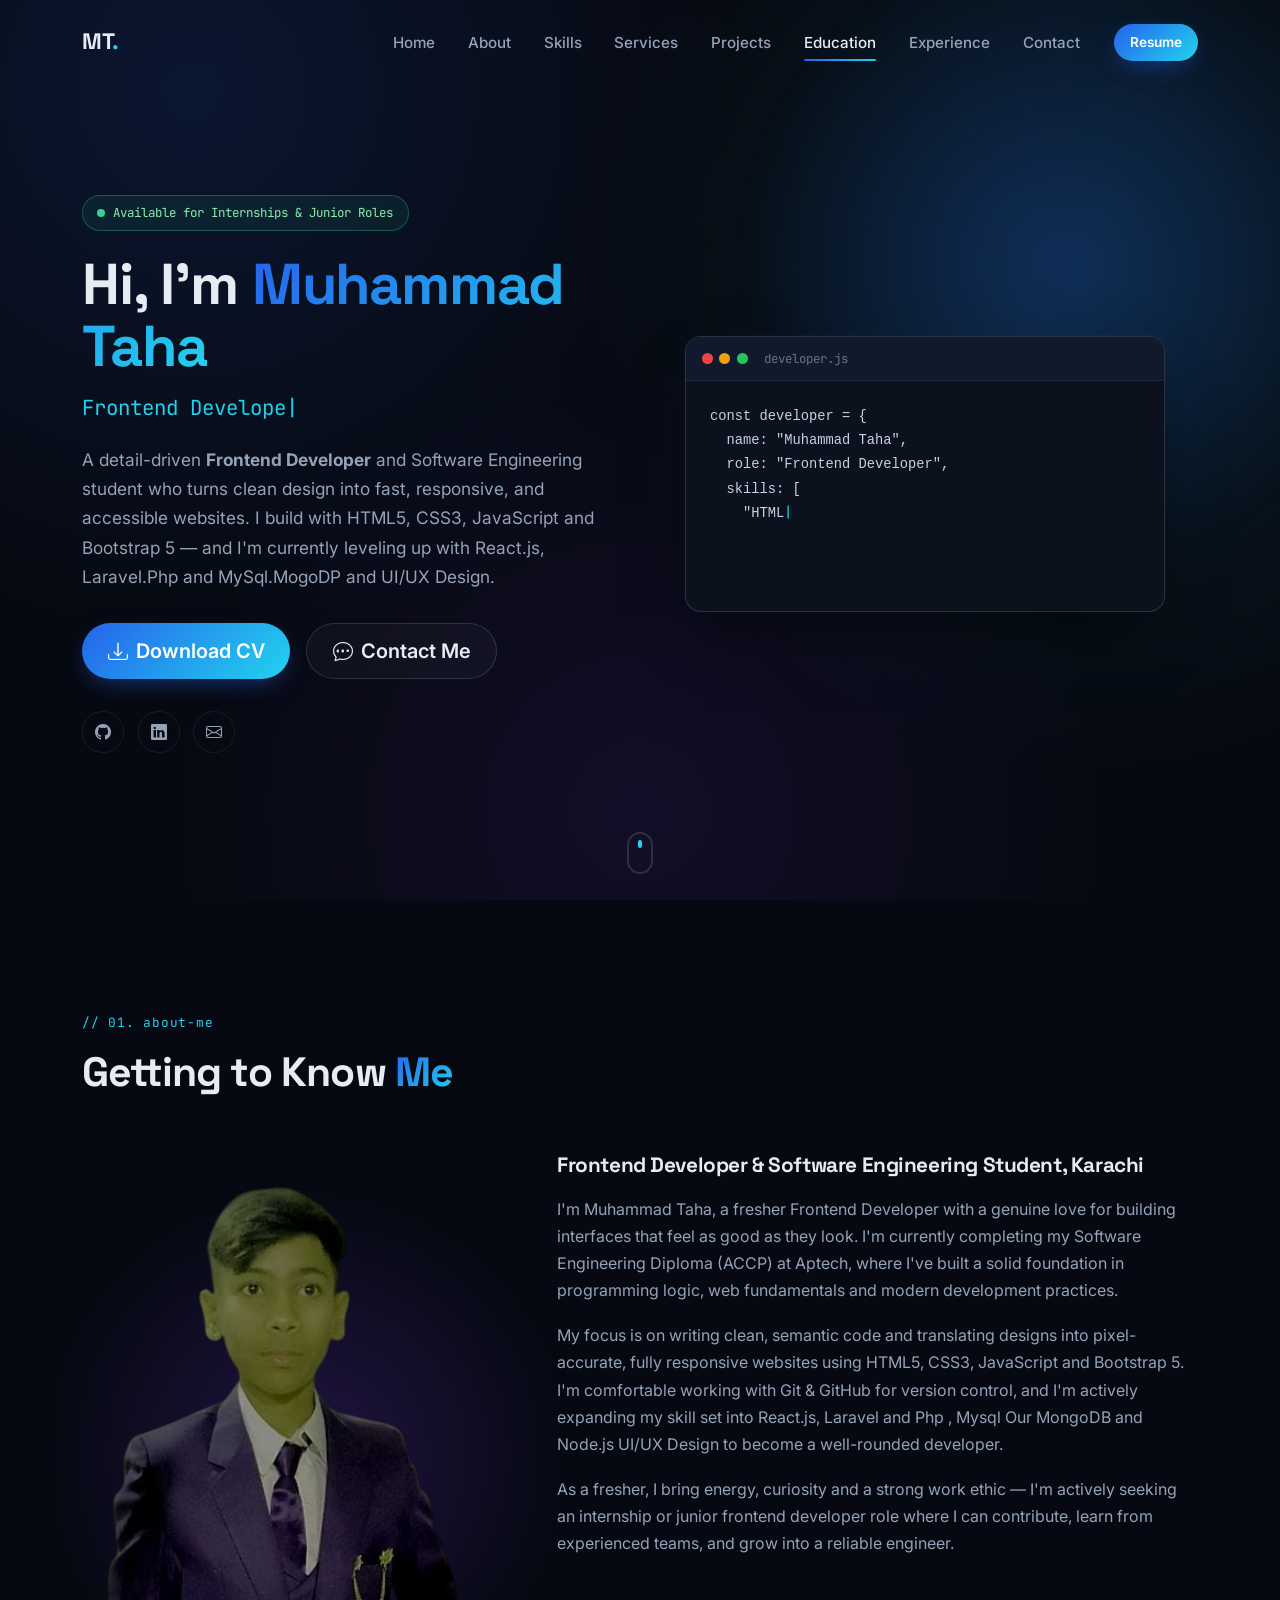
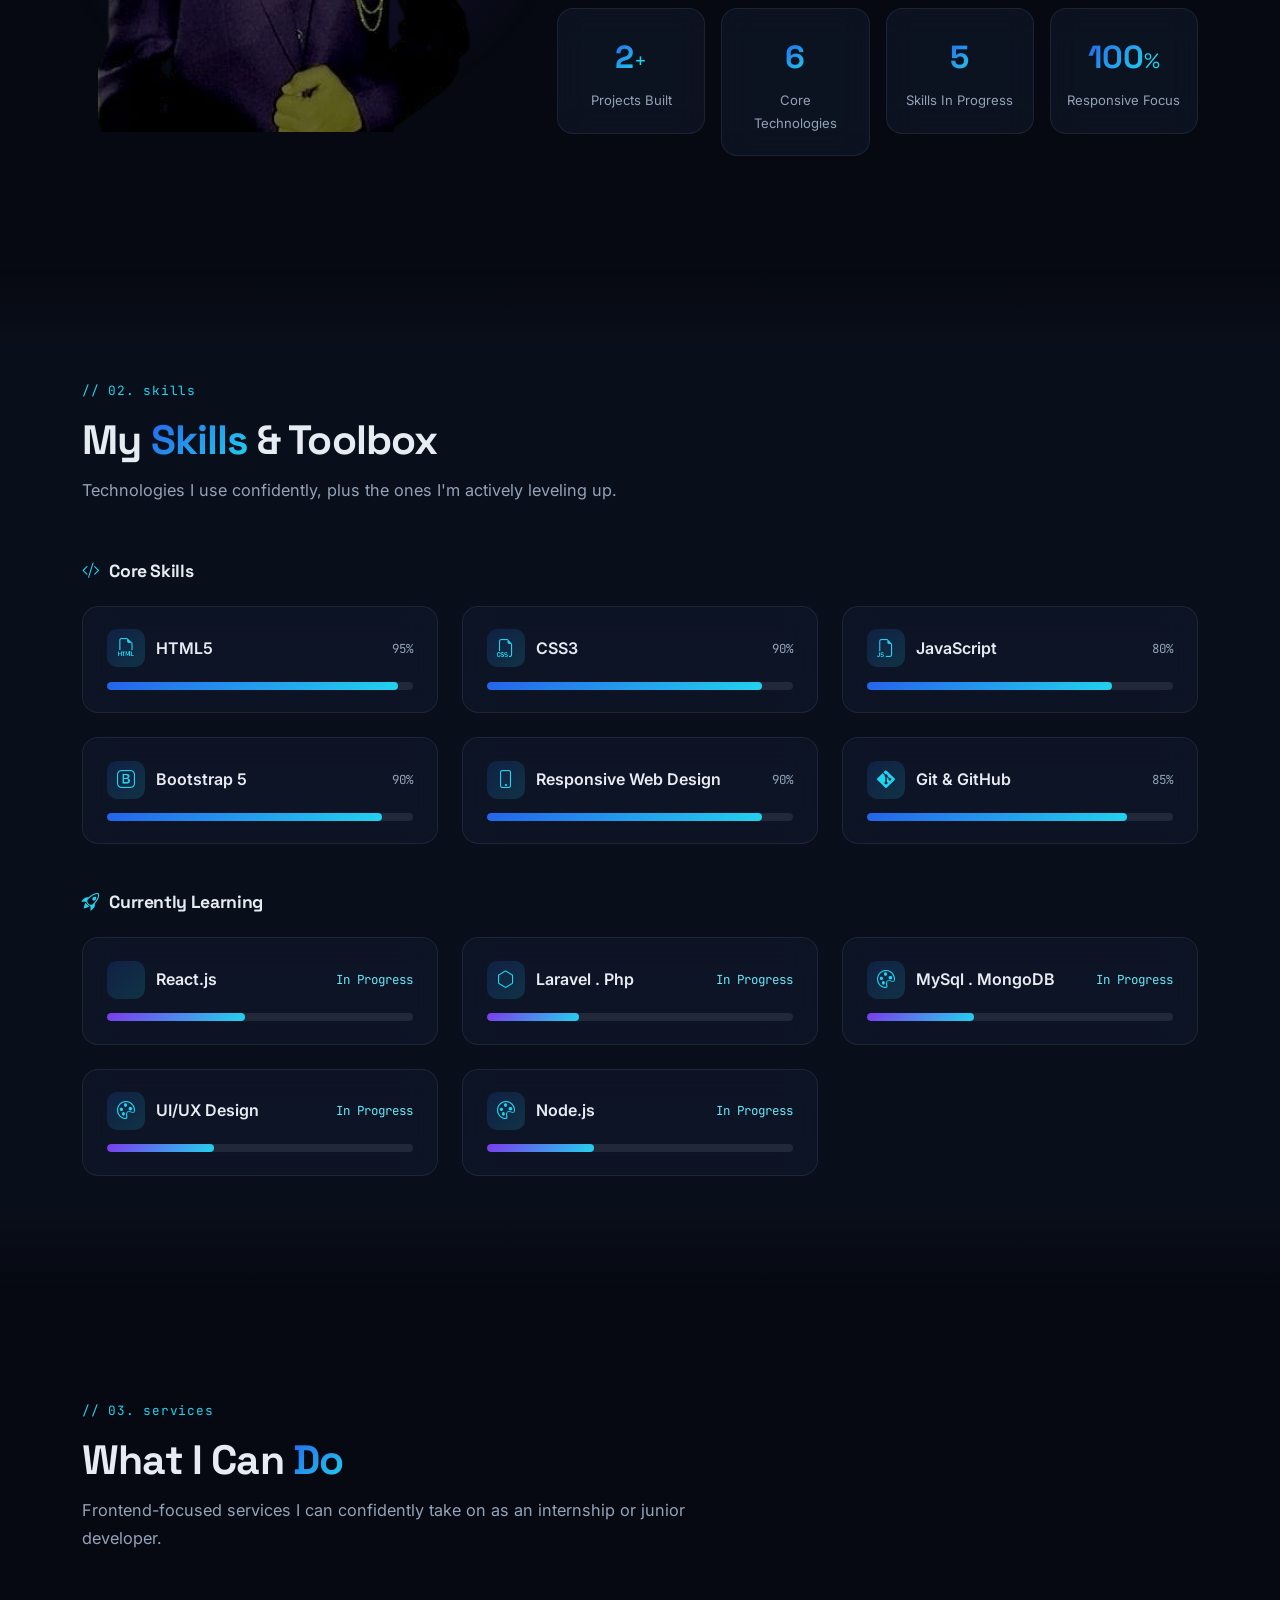
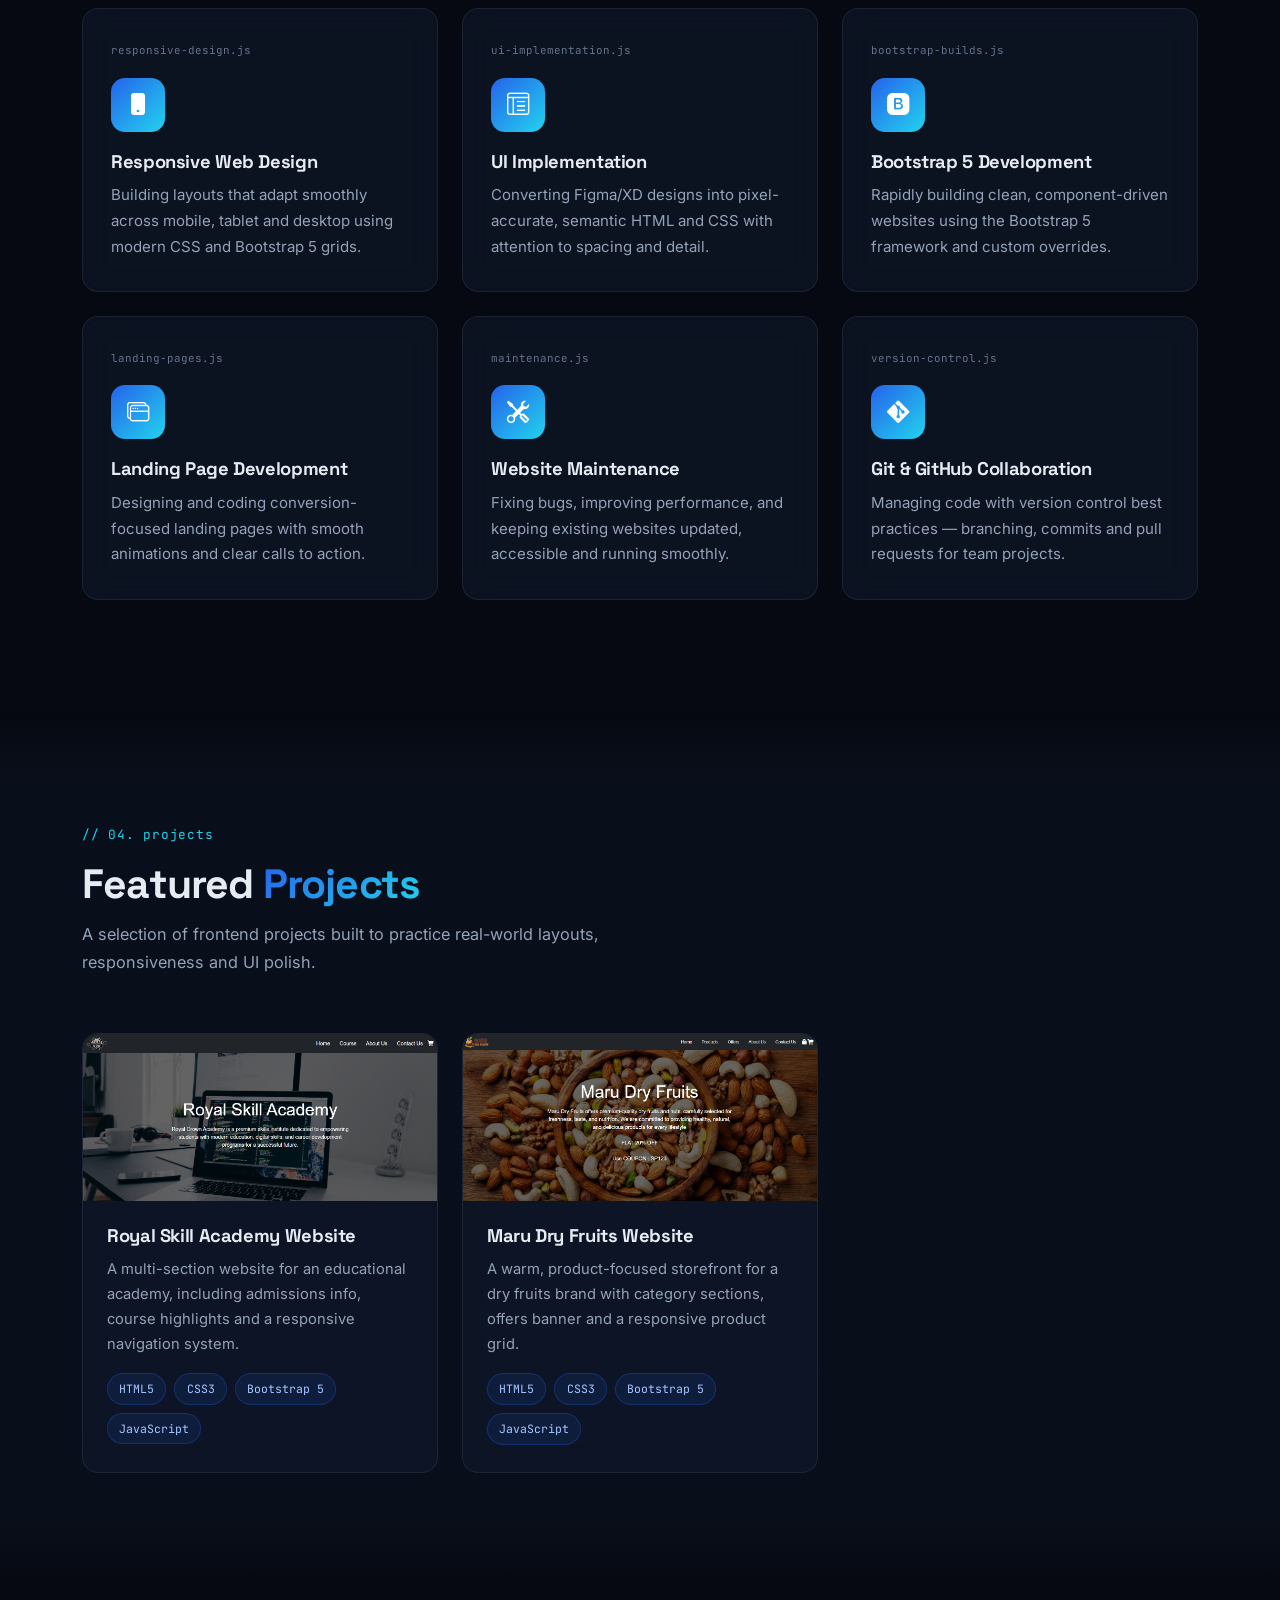
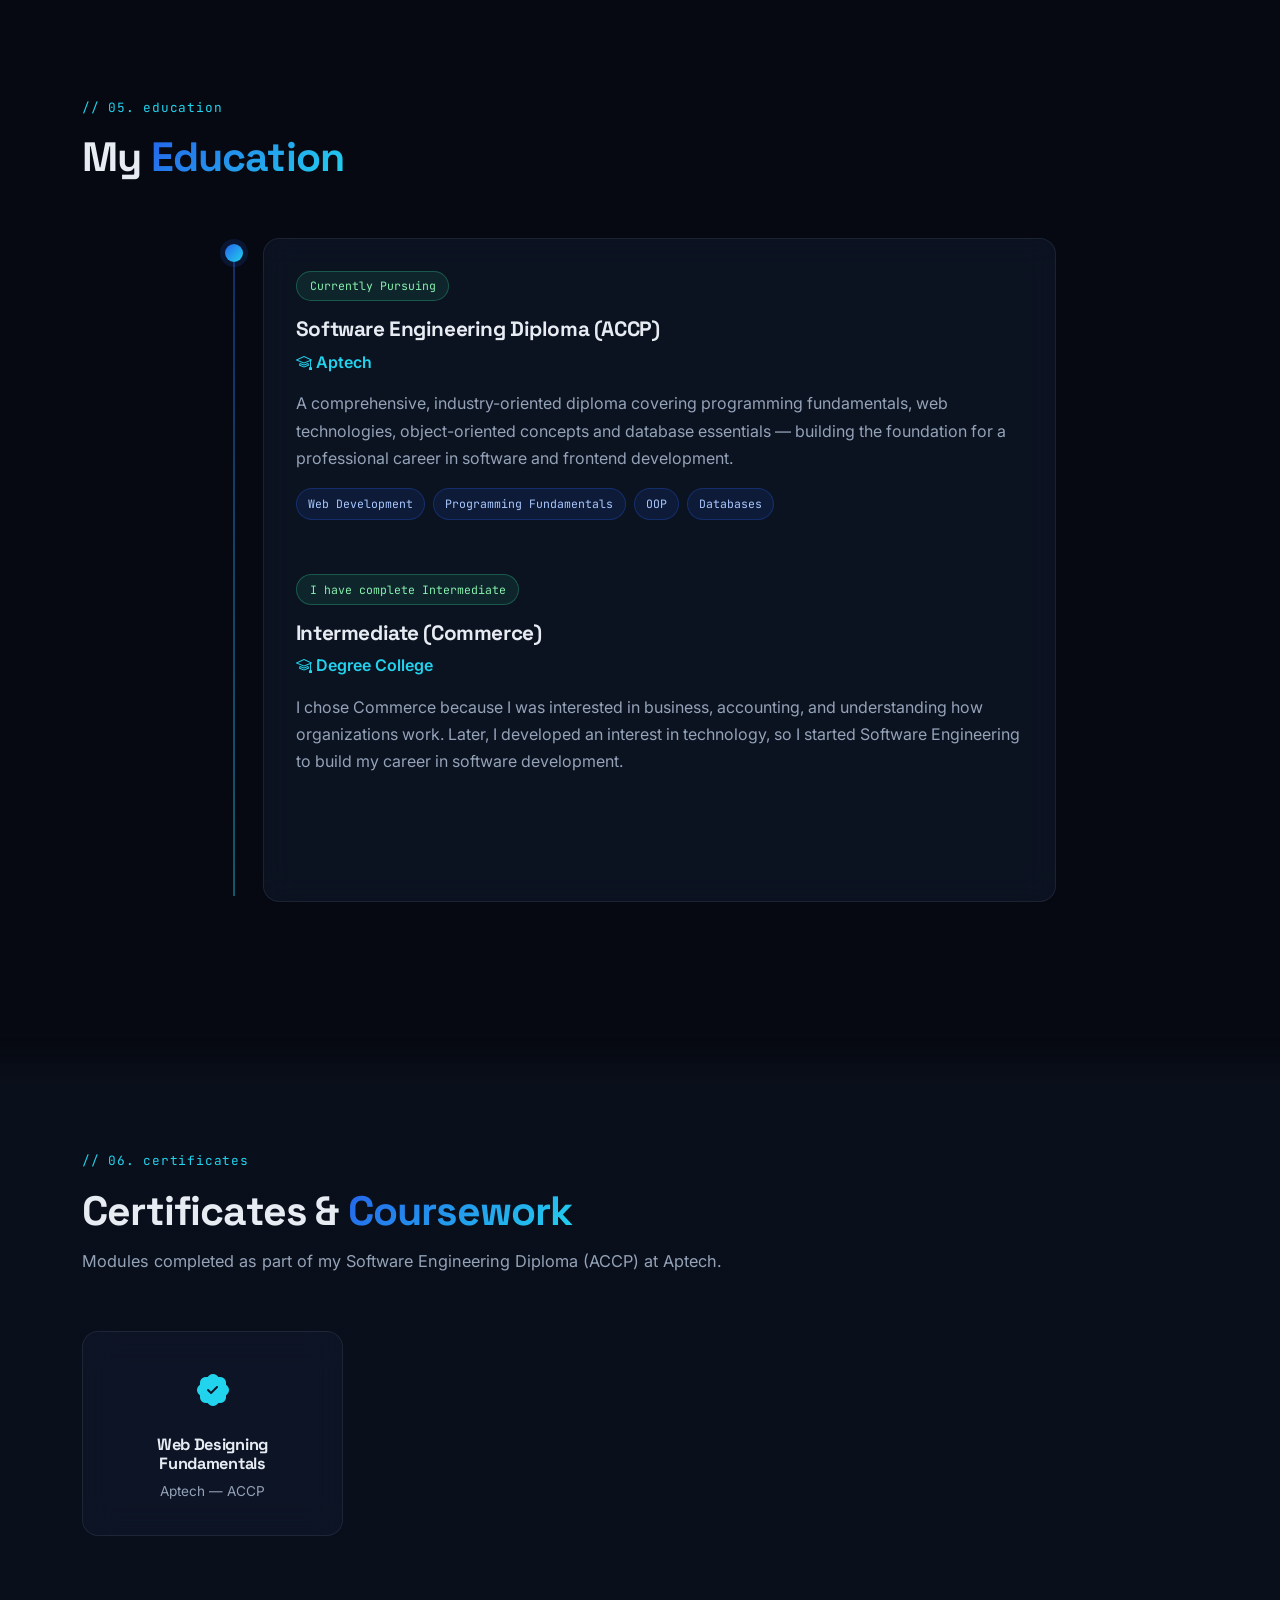
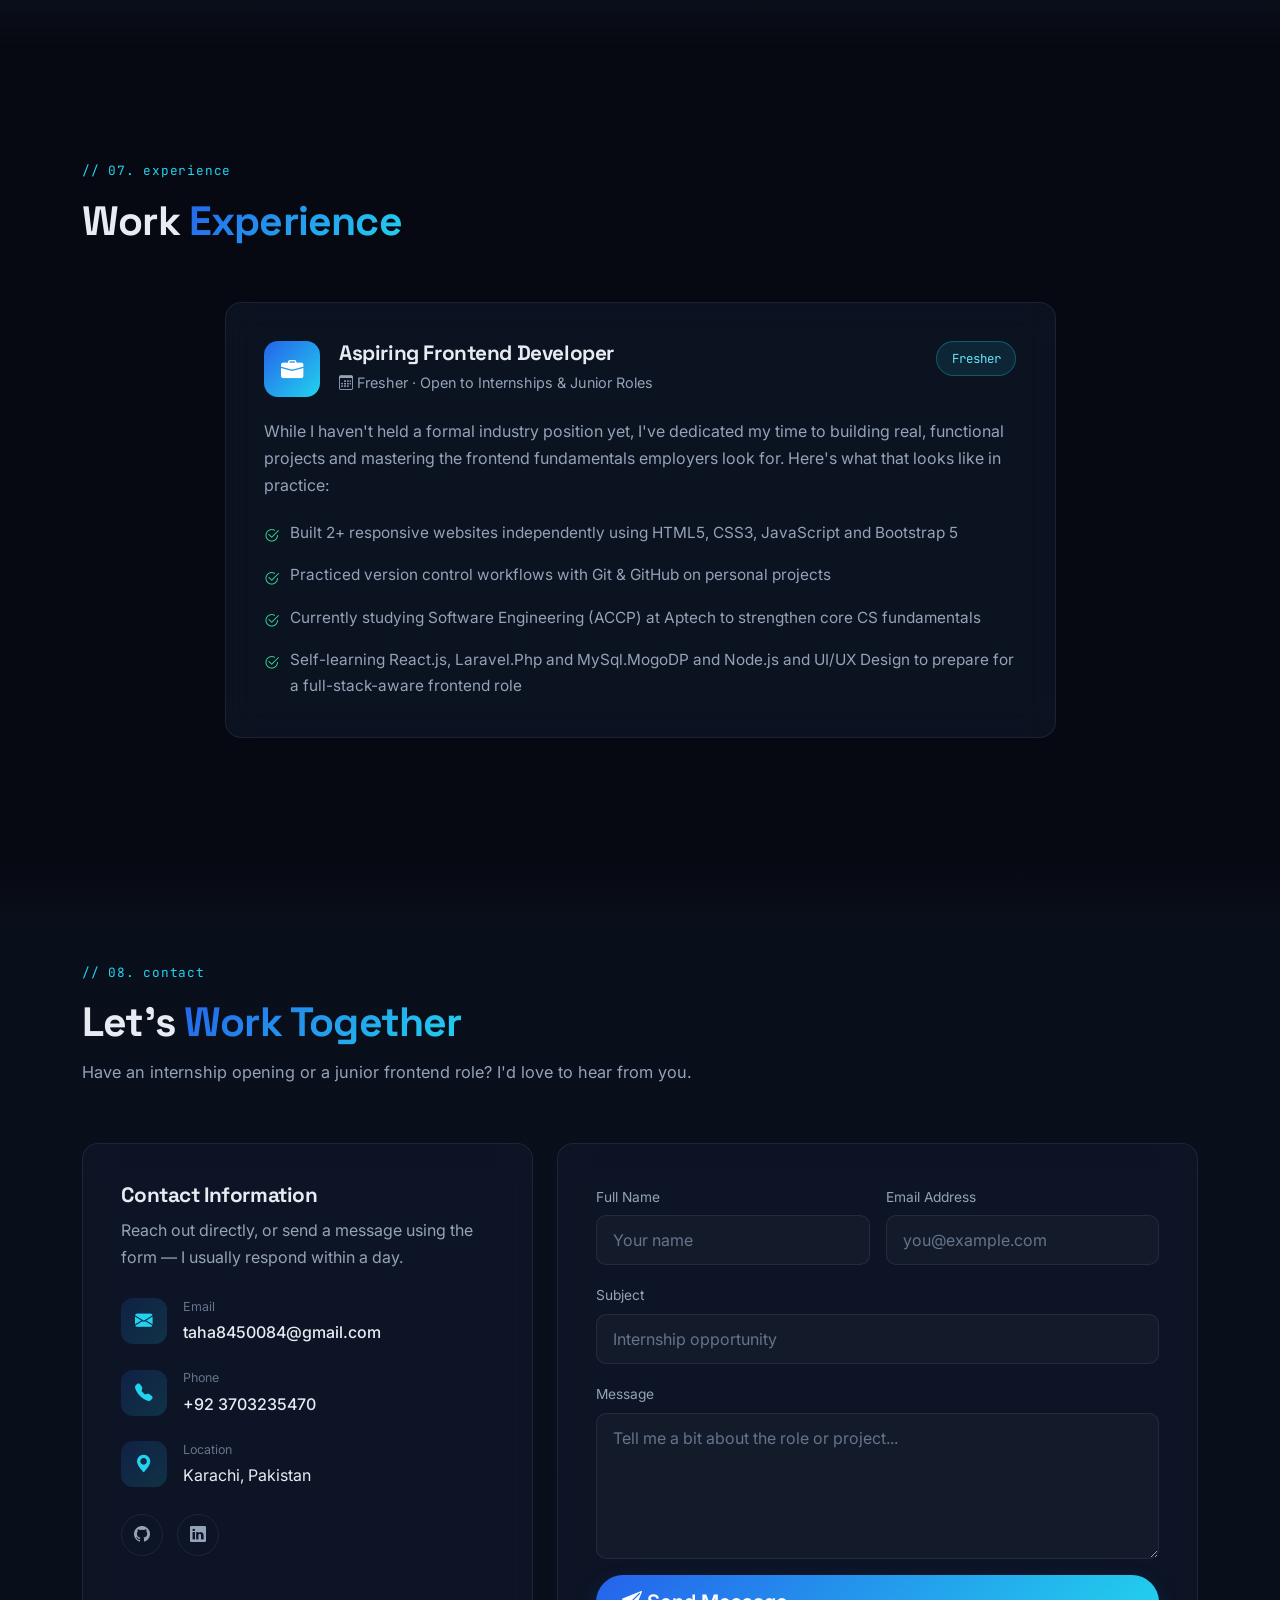
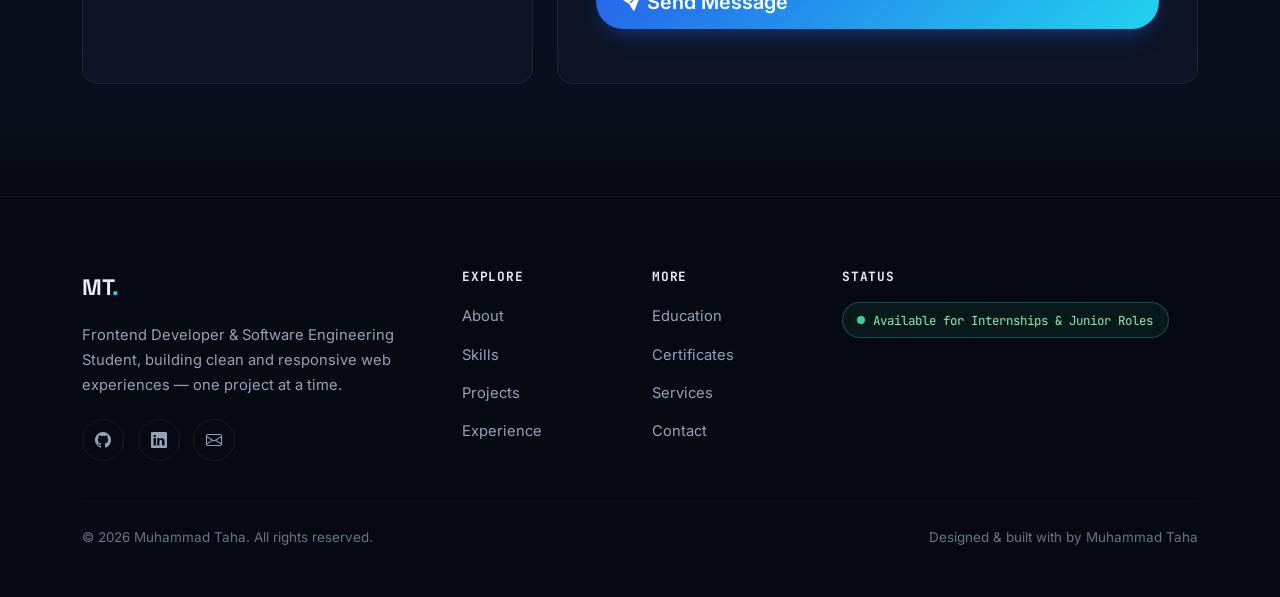
<file: index.html>
<!DOCTYPE html>
<html lang="en">
<head>
    <meta charset="UTF-8">

    <meta name="viewport" content="width=device-width, initial-scale=1.0">

    <meta name="google-site-verification" content="8vikf0CtjddKYeED-2YwD-g6Pu_RLdXB_sd_TZ0jSUE">

    <title>Muhammad Taha | Frontend Developer &amp; Software Engineering Student</title>

    <meta name="description" content="Muhammad Taha is a Fresher Frontend Developer specializing in modern, responsive and user-friendly websites using HTML5, CSS3, JavaScript and Bootstrap 5. Explore my portfolio, projects and skills.">

    <meta name="keywords" content="Muhammad Taha, Taha DevSpace, Frontend Developer, Junior Frontend Developer, Web Developer Pakistan, HTML CSS JavaScript Developer, Bootstrap Developer, Aptech ACCP">

    <meta name="author" content="Muhammad Taha">

    <meta name="robots" content="index, follow">

    <link rel="canonical" href="https://taha-devspace.netlify.app/">

    <meta property="og:title" content="Muhammad Taha | Frontend Developer">

    <meta property="og:description" content="Explore Taha DevSpace, the portfolio of Muhammad Taha, featuring frontend development projects and skills.">

    <meta property="og:url" content="https://taha-devspace.netlify.app/">

    <meta property="og:type" content="website">

    <link rel="stylesheet" href="style.css">
</head>
<body>


  <!-- Open Graph / social preview -->
  <meta property="og:type" content="website">
  <meta property="og:title" content="Muhammad Taha | Frontend Developer">
  <meta property="og:description" content="Fresher Frontend Developer skilled in HTML5, CSS3, JavaScript &amp; Bootstrap 5. Open to internships and junior frontend roles.">
  <meta property="og:image" content="assets/images/favicon.svg">
  <meta name="theme-color" content="#060911">

  <!-- Favicon -->
  <link rel="icon" type="image/svg+xml" href="assets/images/favicon.svg">

  <!-- Preconnects for performance -->
  <link rel="preconnect" href="https://fonts.googleapis.com">
  <link rel="preconnect" href="https://fonts.gstatic.com" crossorigin>
  <link rel="preconnect" href="https://cdn.jsdelivr.net">

  <!-- Fonts: Space Grotesk (display), Inter (body), JetBrains Mono (code/eyebrow) -->
  <link href="https://fonts.googleapis.com/css2?family=Space+Grotesk:wght@500;600;700&family=Inter:wght@400;500;600;700&family=JetBrains+Mono:wght@400;500&display=swap" rel="stylesheet">

  <!-- Bootstrap 5 CSS -->
  <link href="https://cdn.jsdelivr.net/npm/bootstrap@5.3.3/dist/css/bootstrap.min.css" rel="stylesheet">
  <!-- Bootstrap Icons -->
  <link rel="stylesheet" href="https://cdn.jsdelivr.net/npm/bootstrap-icons@1.11.3/font/bootstrap-icons.min.css">

  <!-- Custom stylesheet -->
  <link rel="stylesheet" href="style.css">

  <!-- Structured data for SEO -->
  <script type="application/ld+json">
  {
    "@context": "https://schema.org",
    "@type": "Person",
    "name": "Muhammad Taha",
    "jobTitle": "Frontend Developer",
    "description": "Fresher Frontend Developer skilled in HTML5, CSS3, JavaScript and Bootstrap 5.",
    "knowsAbout": ["HTML5", "CSS3", "JavaScript", "Bootstrap 5", "Responsive Web Design", "React.js", "Laravel", "UI/UX Design"],
    "alumniOf": {
      "@type": "EducationalOrganization",
      "name": "Aptech"
    }
  }
  </script>
</head>
<body data-bs-spy="scroll" data-bs-target="#mainNav" data-bs-offset="120" tabindex="0">

  <!-- ============ PRELOADER ============ -->
  <div id="preloader" aria-hidden="true">
    <div class="loader-box">
      <span class="loader-prompt">$</span>
      <span class="loader-text" id="loaderText"></span><span class="loader-cursor">&#8203;</span>
    </div>
  </div>

  <!-- ============ SKIP LINK (accessibility) ============ -->
  <a class="skip-link" href="#main-content">Skip to main content</a>

  <!-- ============ NAVBAR ============ -->
  <nav class="navbar navbar-expand-lg fixed-top" id="mainNav" aria-label="Primary navigation">
    <div class="container">
      <a class="navbar-brand" href="#home">
        <span class="brand-mark">MT<span class="brand-dot">.</span></span>
      </a>
      <button class="navbar-toggler" type="button" data-bs-toggle="collapse" data-bs-target="#navMenu"
        aria-controls="navMenu" aria-expanded="false" aria-label="Toggle navigation">
        <span class="toggler-icon"><i class="bi bi-list"></i></span>
      </button>
      <div class="collapse navbar-collapse" id="navMenu">
        <ul class="navbar-nav ms-auto align-items-lg-center gap-lg-1">
          <li class="nav-item"><a class="nav-link" href="#home">Home</a></li>
          <li class="nav-item"><a class="nav-link" href="#about">About</a></li>
          <li class="nav-item"><a class="nav-link" href="#skills">Skills</a></li>
          <li class="nav-item"><a class="nav-link" href="#services">Services</a></li>
          <li class="nav-item"><a class="nav-link" href="#projects">Projects</a></li>
          <li class="nav-item"><a class="nav-link" href="#education">Education</a></li>
          <li class="nav-item"><a class="nav-link" href="#experience">Experience</a></li>
          <li class="nav-item"><a class="nav-link" href="#contact">Contact</a></li>
          <li class="nav-item ms-lg-3 mt-2 mt-lg-0">
            <a href="Taha_Cv.pdf" download="Muhammad_Taha_CV.pdf" class="btn btn-gradient btn-sm px-3">Resume</a>
          </li>
        </ul>
      </div>
    </div>
  </nav>

  <main id="main-content">
    <!-- ============ HERO SECTION ============ -->
    <header class="hero" id="home">
      <div class="hero-glow" aria-hidden="true"></div>
      <div class="container">
        <div class="row align-items-center gy-5">
          <div class="col-lg-6 order-2 order-lg-1">
            <div class="status-chip reveal" style="--delay:.05s">
              <span class="status-dot"></span> Available for Internships &amp; Junior Roles
            </div>
            <h1 class="hero-title reveal" style="--delay:.1s">
              Hi, I'm <span class="text-gradient">Muhammad Taha</span>
            </h1>
            <p class="hero-role reveal" style="--delay:.15s">
              <span id="typedRole" class="typed-role"></span><span class="type-cursor" aria-hidden="true">|</span>
            </p>
            <p class="hero-desc reveal" style="--delay:.2s">
              A detail-driven <strong>Frontend Developer</strong> and Software Engineering student who turns clean
              design into fast, responsive, and accessible websites. I build with HTML5, CSS3, JavaScript and
              Bootstrap 5 &mdash; and I'm currently leveling up with React.js,  Laravel.Php and MySql.MogoDP and UI/UX Design.
            </p>
            <div class="hero-actions reveal" style="--delay:.25s">
              <a href="Taha_Cv.pdf" download="Muhammad_Taha_CV.pdf" class="btn btn-gradient btn-lg">
                <i class="bi bi-download"></i> Download CV
              </a>
              <a href="#contact" class="btn btn-outline-glass btn-lg">
                <i class="bi bi-chat-dots"></i> Contact Me
              </a>
            </div>
            <div class="hero-socials reveal" style="--delay:.3s">
              
             <a href="https://github.com/tahafan77" target="_blank" rel="noopener noreferrer" aria-label="GitHub profile"><i class="bi bi-github"></i></a>
             <a href="https://www.linkedin.com/in/muhammad-taha-5043073a6?utm_source=share_via&utm_content=profile&utm_medium=member_android" target="_blank" rel="noopener noreferrer" aria-label="LinkedIn profile"><i class="bi bi-linkedin"></i></a>
              <a href="mailto:taha8450084@gmail.com" aria-label="Send an email"><i class="bi bi-envelope"></i></a>
            </div>
          </div>

          <div class="col-lg-6 order-1 order-lg-2">
            <div class="hero-visual reveal" style="--delay:.15s">
              <div class="terminal-window">
                <div class="terminal-bar">
                  <span class="dot dot-red"></span><span class="dot dot-yellow"></span><span class="dot dot-green"></span>
                  <span class="terminal-title">developer.js</span>
                </div>
                <pre class="terminal-body"><code id="terminalCode"></code><span class="type-cursor" aria-hidden="true">|</span></pre>
              </div>
              <!-- <img src="assets/images/hero-illustration.svg" class="hero-float-illustration" alt="Illustration of a code editor and a browser preview surrounded by HTML, CSS, JavaScript and React tech chips" loading="eager" width="560" height="520"> -->
            </div>
          </div>
        </div>

        <a href="#about" class="scroll-indicator" aria-label="Scroll to About section">
          <span></span>
        </a>
      </div>
    </header>

    <!-- ============ ABOUT SECTION ============ -->
    <section class="section" id="about">
      <div class="container">
        <div class="section-heading reveal">
          <p class="eyebrow">// 01. about-me</p>
          <h2>Getting to Know <span class="text-gradient">Me</span></h2>
        </div>

        <div class="row align-items-center gy-5">
          <div class="col-lg-5">
            <div class="about-visual reveal">
              <div class="about-visual-glow" aria-hidden="true"></div>
              <img src="pic5-Photoroom.png" alt="Abstract illustration of a laptop with code, representing a focused frontend developer" loading="lazy" width="460" height="460">
            </div>
          </div>
          <div class="col-lg-7">
            <h3 class="about-subtitle reveal">Frontend Developer &amp; Software Engineering Student, Karachi</h3>
            <p class="about-text reveal" style="--delay:.05s">
              I'm Muhammad Taha, a fresher Frontend Developer with a genuine love for building interfaces that feel
              as good as they look. I'm currently completing my Software Engineering Diploma (ACCP) at Aptech, where
              I've built a solid foundation in programming logic, web fundamentals and modern development practices.
            </p>
            <p class="about-text reveal" style="--delay:.1s">
              My focus is on writing clean, semantic code and translating designs into pixel-accurate, fully
              responsive websites using HTML5, CSS3, JavaScript and Bootstrap 5. I'm comfortable working with
              Git &amp; GitHub for version control, and I'm actively expanding my skill set into React.js, Laravel
              and Php , Mysql Our MongoDB and Node.js UI/UX Design to become a well-rounded developer.
            </p>
            <p class="about-text reveal" style="--delay:.15s">
              As a fresher, I bring energy, curiosity and a strong work ethic &mdash; I'm actively seeking an
              internship or junior frontend developer role where I can contribute, learn from experienced teams, and
              grow into a reliable engineer.
            </p>

            <div class="row row-cols-2 row-cols-sm-4 g-3 counters-row reveal" style="--delay:.2s">
              <div class="col">
                <div class="counter-card glass">
                  <span class="counter-number" data-count="2">0</span><span class="counter-plus">+</span>
                  <p>Projects Built</p>
                </div>
              </div>
              <div class="col">
                <div class="counter-card glass">
                  <span class="counter-number" data-count="6">0</span>
                  <p>Core Technologies</p>
                </div>
              </div>
              <div class="col">
                <div class="counter-card glass">
                  <span class="counter-number" data-count="5">0</span>
                  <p>Skills In Progress</p>
                </div>
              </div>
              <div class="col">
                <div class="counter-card glass">
                  <span class="counter-number" data-count="100">0</span><span class="counter-plus">%</span>
                  <p>Responsive Focus</p>
                </div>
              </div>
            </div>
          </div>
        </div>
      </div>
    </section>

    <!-- ============ SKILLS SECTION ============ -->
    <section class="section section-alt" id="skills">
      <div class="container">
        <div class="section-heading reveal">
          <p class="eyebrow">// 02. skills</p>
          <h2>My <span class="text-gradient">Skills</span> &amp; Toolbox</h2>
          <p class="section-sub">Technologies I use confidently, plus the ones I'm actively leveling up.</p>
        </div>

        <h3 class="skills-group-title reveal"><i class="bi bi-code-slash"></i> Core Skills</h3>
        <div class="row g-4">
          <div class="col-md-6 col-lg-4 reveal">
            <div class="skill-card glass">
              <div class="skill-head">
                <span class="skill-icon"><i class="bi bi-filetype-html"></i></span>
                <span class="skill-name">HTML5</span>
                <span class="skill-percent">95%</span>
              </div>
              <div class="progress-track"><div class="progress-fill" data-width="95"></div></div>
            </div>
          </div>
          <div class="col-md-6 col-lg-4 reveal" style="--delay:.05s">
            <div class="skill-card glass">
              <div class="skill-head">
                <span class="skill-icon"><i class="bi bi-filetype-css"></i></span>
                <span class="skill-name">CSS3</span>
                <span class="skill-percent">90%</span>
              </div>
              <div class="progress-track"><div class="progress-fill" data-width="90"></div></div>
            </div>
          </div>
          <div class="col-md-6 col-lg-4 reveal" style="--delay:.1s">
            <div class="skill-card glass">
              <div class="skill-head">
                <span class="skill-icon"><i class="bi bi-filetype-js"></i></span>
                <span class="skill-name">JavaScript</span>
                <span class="skill-percent">80%</span>
              </div>
              <div class="progress-track"><div class="progress-fill" data-width="80"></div></div>
            </div>
          </div>
          <div class="col-md-6 col-lg-4 reveal" style="--delay:.15s">
            <div class="skill-card glass">
              <div class="skill-head">
                <span class="skill-icon"><i class="bi bi-bootstrap"></i></span>
                <span class="skill-name">Bootstrap 5</span>
                <span class="skill-percent">90%</span>
              </div>
              <div class="progress-track"><div class="progress-fill" data-width="90"></div></div>
            </div>
          </div>
          <div class="col-md-6 col-lg-4 reveal" style="--delay:.2s">
            <div class="skill-card glass">
              <div class="skill-head">
                <span class="skill-icon"><i class="bi bi-phone"></i></span>
                <span class="skill-name">Responsive Web Design</span>
                <span class="skill-percent">90%</span>
              </div>
              <div class="progress-track"><div class="progress-fill" data-width="90"></div></div>
            </div>
          </div>
          <div class="col-md-6 col-lg-4 reveal" style="--delay:.25s">
            <div class="skill-card glass">
              <div class="skill-head">
                <span class="skill-icon"><i class="bi bi-git"></i></span>
                <span class="skill-name">Git &amp; GitHub</span>
                <span class="skill-percent">85%</span>
              </div>
              <div class="progress-track"><div class="progress-fill" data-width="85"></div></div>
            </div>
          </div>
        </div>

        <h3 class="skills-group-title mt-5 reveal"><i class="bi bi-rocket-takeoff"></i> Currently Learning</h3>
        <div class="row g-4">
          <div class="col-md-4 reveal">
            <div class="skill-card skill-card-learning glass">
              <div class="skill-head">
                <span class="skill-icon"><i class="bi bi-atom"></i></span>
                <span class="skill-name">React.js</span>
                <span class="skill-percent">In Progress</span>
              </div>
              <div class="progress-track"><div class="progress-fill progress-fill-learning" data-width="45"></div></div>
            </div>
          </div>
          <div class="col-md-4 reveal" style="--delay:.05s">
            <div class="skill-card skill-card-learning glass">
              <div class="skill-head">
                <span class="skill-icon"><i class="bi bi-hexagon"></i></span>
                <span class="skill-name">Laravel . Php</span>
                <span class="skill-percent">In Progress</span>
              </div>
              <div class="progress-track"><div class="progress-fill progress-fill-learning" data-width="30"></div></div>
            </div>
          </div>
          <div class="col-md-4 reveal" style="--delay:.1s">
            <div class="skill-card skill-card-learning glass">
              <div class="skill-head">
                <span class="skill-icon"><i class="bi bi-palette"></i></span>
                <span class="skill-name">MySql . MongoDB</span>
                <span class="skill-percent">In Progress</span>
              </div>
              <div class="progress-track"><div class="progress-fill progress-fill-learning" data-width="35"></div></div>
            </div>
          </div>
           <div class="col-md-4 reveal" style="--delay:.1s">
            <div class="skill-card skill-card-learning glass">
              <div class="skill-head">
                <span class="skill-icon"><i class="bi bi-palette"></i></span>
                <span class="skill-name">UI/UX Design</span>
                <span class="skill-percent">In Progress</span>
              </div>
              <div class="progress-track"><div class="progress-fill progress-fill-learning" data-width="35"></div></div>
            </div>
          </div>
           <div class="col-md-4 reveal" style="--delay:.1s">
            <div class="skill-card skill-card-learning glass">
              <div class="skill-head">
                <span class="skill-icon"><i class="bi bi-palette"></i></span>
                <span class="skill-name">Node.js</span>
                <span class="skill-percent">In Progress</span>
              </div>
              <div class="progress-track"><div class="progress-fill progress-fill-learning" data-width="35"></div></div>
            </div>
          </div>
        </div>
      </div>
    </section>

    <!-- ============ SERVICES SECTION ============ -->
    <section class="section" id="services">
      <div class="container">
        <div class="section-heading reveal">
          <p class="eyebrow">// 03. services</p>
          <h2>What I Can <span class="text-gradient">Do</span></h2>
          <p class="section-sub">Frontend-focused services I can confidently take on as an internship or junior developer.</p>
        </div>

        <div class="row g-4">
          <div class="col-md-6 col-lg-4 reveal">
            <div class="service-card glass">
              <span class="service-file">responsive-design.js</span>
              <div class="service-icon"><i class="bi bi-phone-fill"></i></div>
              <h3>Responsive Web Design</h3>
              <p>Building layouts that adapt smoothly across mobile, tablet and desktop using modern CSS and Bootstrap 5 grids.</p>
            </div>
          </div>
          <div class="col-md-6 col-lg-4 reveal" style="--delay:.05s">
            <div class="service-card glass">
              <span class="service-file">ui-implementation.js</span>
              <div class="service-icon"><i class="bi bi-layout-text-window-reverse"></i></div>
              <h3>UI Implementation</h3>
              <p>Converting Figma/XD designs into pixel-accurate, semantic HTML and CSS with attention to spacing and detail.</p>
            </div>
          </div>
          <div class="col-md-6 col-lg-4 reveal" style="--delay:.1s">
            <div class="service-card glass">
              <span class="service-file">bootstrap-builds.js</span>
              <div class="service-icon"><i class="bi bi-bootstrap-fill"></i></div>
              <h3>Bootstrap 5 Development</h3>
              <p>Rapidly building clean, component-driven websites using the Bootstrap 5 framework and custom overrides.</p>
            </div>
          </div>
          <div class="col-md-6 col-lg-4 reveal" style="--delay:.15s">
            <div class="service-card glass">
              <span class="service-file">landing-pages.js</span>
              <div class="service-icon"><i class="bi bi-window-stack"></i></div>
              <h3>Landing Page Development</h3>
              <p>Designing and coding conversion-focused landing pages with smooth animations and clear calls to action.</p>
            </div>
          </div>
          <div class="col-md-6 col-lg-4 reveal" style="--delay:.2s">
            <div class="service-card glass">
              <span class="service-file">maintenance.js</span>
              <div class="service-icon"><i class="bi bi-tools"></i></div>
              <h3>Website Maintenance</h3>
              <p>Fixing bugs, improving performance, and keeping existing websites updated, accessible and running smoothly.</p>
            </div>
          </div>
          <div class="col-md-6 col-lg-4 reveal" style="--delay:.25s">
            <div class="service-card glass">
              <span class="service-file">version-control.js</span>
              <div class="service-icon"><i class="bi bi-git"></i></div>
              <h3>Git &amp; GitHub Collaboration</h3>
              <p>Managing code with version control best practices &mdash; branching, commits and pull requests for team projects.</p>
            </div>
          </div>
        </div>
      </div>
    </section>

    <!-- ============ PROJECTS SECTION ============ -->
    <section class="section section-alt" id="projects">
      <div class="container">
        <div class="section-heading reveal">
          <p class="eyebrow">// 04. projects</p>
          <h2>Featured <span class="text-gradient">Projects</span></h2>
          <p class="section-sub">A selection of frontend projects built to practice real-world layouts, responsiveness and UI polish.</p>
        </div>

        <div class="row g-4">
      
          <!-- Project 1 -->
          <div class="col-md-6 col-lg-4 reveal" style="--delay:.05s">
            <article class="project-card glass">
              <div class="project-thumb">
                <img src="pic.png" alt="Preview of the Royal Skill Academy Website project showing an educational institute homepage layout" loading="lazy" width="600" height="400">
                <div class="project-thumb-overlay">
                  <a href="https://tahafan77.github.io/Royal-Skill-Academy/" class="btn btn-gradient btn-sm"><i class="bi bi-github"></i> GitHub</a>
                  <!-- <a href="#" class="btn btn-outline-glass btn-sm"><i class="bi bi-box-arrow-up-right"></i> Live Demo</a> -->
                </div>
              </div>
              <div class="project-body">
                <h3>Royal Skill Academy Website</h3>
                <p>A multi-section website for an educational academy, including admissions info, course highlights and a responsive navigation system.</p>
                <div class="tech-tags">
                  <span>HTML5</span><span>CSS3</span><span>Bootstrap 5</span><span>JavaScript</span>
                </div>
              </div>
            </article>
          </div>

          <!-- Project 2 -->
          <div class="col-md-6 col-lg-4 reveal" style="--delay:.2s">
            <article class="project-card glass">
              <div class="project-thumb">
                <img src="home.png" alt="Preview of the Maru Dry Fruits Website project showing a product showcase layout for a food store" loading="lazy" width="600" height="400">
                <div class="project-thumb-overlay">
                  <a href="https://tahafan77.github.io/Maru-Dry-Fruits/" class="btn btn-gradient btn-sm"><i class="bi bi-github"></i> GitHub</a>
                  <!-- <a href="#" class="btn btn-outline-glass btn-sm"><i class="bi bi-box-arrow-up-right"></i> Live Demo</a> -->
                </div>
              </div>
              <div class="project-body">
                <h3> Maru Dry Fruits Website</h3>
                <p>A warm, product-focused storefront for a dry fruits brand with category sections, offers banner and a responsive product grid.</p>
                <div class="tech-tags">
                  <span>HTML5</span><span>CSS3</span><span>Bootstrap 5</span><span>JavaScript</span>
                </div>
              </div>
            </article>
          </div>

        
    </section>

    <!-- ============ EDUCATION SECTION ============ -->
    <section class="section" id="education">
      <div class="container">
        <div class="section-heading reveal">
          <p class="eyebrow">// 05. education</p>
          <h2>My <span class="text-gradient">Education</span></h2>
        </div>

        <div class="row justify-content-center">
          <div class="col-lg-9">
            <div class="timeline">
              <div class="timeline-item reveal">
                <div class="timeline-dot"></div>
                <div class="timeline-card glass">
                  <span class="timeline-badge">Currently Pursuing</span>
                  <h3>Software Engineering Diploma (ACCP)</h3>
                  <p class="timeline-org"><i class="bi bi-mortarboard"></i> Aptech</p>
                  <p>A comprehensive, industry-oriented diploma covering programming fundamentals, web technologies,
                    object-oriented concepts and database essentials &mdash; building the foundation for a
                    professional career in software and frontend development.</p>
                  <div class="tech-tags">
                    <span>Web Development</span><span>Programming Fundamentals</span><span>OOP</span><span>Databases</span>
                </div>
             
                <br><br>
               
      
                  <div class="timeline-item reveal">
              
               
                 <span class="timeline-badge">I have complete Intermediate</span>
                  <h3>Intermediate (Commerce)</h3>
                  <p class="timeline-org"><i class="bi bi-mortarboard"></i> Degree College</p>
                  <p>I chose Commerce because I was interested in business, accounting, and understanding how organizations work. Later, I developed an interest in technology, so I started Software Engineering to build my career in software development.</p>
                  <br><br>

                </div>
              </div>
            </div>
          </div>
          
        </div>
      </div>
      
    </section>

    <!-- ============ CERTIFICATES SECTION ============ -->
    <section class="section section-alt" id="certificates">
      <div class="container">
        <div class="section-heading reveal">
          <p class="eyebrow">// 06. certificates</p>
          <h2>Certificates &amp; <span class="text-gradient">Coursework</span></h2>
          <p class="section-sub">Modules completed as part of my Software Engineering Diploma (ACCP) at Aptech.</p>
        </div>

        <div class="row g-4">
          <div class="col-md-6 col-lg-3 reveal">
            <div class="cert-card glass">
              <div class="cert-icon"><i class="bi bi-patch-check-fill"></i></div>
              <h3>Web Designing Fundamentals</h3>
              <p>Aptech &mdash; ACCP</p>
            </div>
          </div>
          <!-- <div class="col-md-6 col-lg-3 reveal" style="--delay:.05s">
            <div class="cert-card glass">
              <div class="cert-icon"><i class="bi bi-patch-check-fill"></i></div>
              <h3>Programming Fundamentals</h3>
              <p>Aptech &mdash; ACCP</p>
            </div>
          </div>
          <div class="col-md-6 col-lg-3 reveal" style="--delay:.1s">
            <div class="cert-card glass">
              <div class="cert-icon"><i class="bi bi-patch-check-fill"></i></div>
              <h3>Object-Oriented Programming</h3>
              <p>Aptech &mdash; ACCP</p>
            </div>
          </div>
          <div class="col-md-6 col-lg-3 reveal" style="--delay:.15s">
            <div class="cert-card glass">
              <div class="cert-icon"><i class="bi bi-patch-check-fill"></i></div>
              <h3>Database Fundamentals</h3>
              <p>Aptech &mdash; ACCP</p>
            </div>
          </div>
        </div>
        <p class="cert-note reveal"><i class="bi bi-info-circle"></i> Replace this section with your official certificate titles and issuer logos as you complete them.</p>
      </div> -->
    </section>

    <!-- ============ EXPERIENCE SECTION ============ -->
    <section class="section" id="experience">
      <div class="container">
        <div class="section-heading reveal">
          <p class="eyebrow">// 07. experience</p>
          <h2>Work <span class="text-gradient">Experience</span></h2>
        </div>

        <div class="row justify-content-center">
          <div class="col-lg-9">
            <div class="experience-card glass reveal">
              <div class="experience-top">
                <div class="experience-icon"><i class="bi bi-briefcase-fill"></i></div>
                <div>
                  <h3>Aspiring Frontend Developer</h3>
                  <p class="experience-meta"><i class="bi bi-calendar3"></i> Fresher &middot; Open to Internships &amp; Junior Roles</p>
                </div>
                <span class="experience-status">Fresher</span>
              </div>
              <p class="experience-desc">
                While I haven't held a formal industry position yet, I've dedicated my time to building real,
                functional projects and mastering the frontend fundamentals employers look for. Here's what that
                looks like in practice:
              </p>
              <ul class="experience-list">
                <li><i class="bi bi-check2-circle"></i> Built 2+ responsive websites independently using HTML5, CSS3, JavaScript and Bootstrap 5</li>
                <li><i class="bi bi-check2-circle"></i> Practiced version control workflows with Git &amp; GitHub on personal projects</li>
                <li><i class="bi bi-check2-circle"></i> Currently studying Software Engineering (ACCP) at Aptech to strengthen core CS fundamentals</li>
                <li><i class="bi bi-check2-circle"></i> Self-learning React.js, Laravel.Php and MySql.MogoDP and Node.js and UI/UX Design to prepare for a full-stack-aware frontend role</li>
                <!-- <li><i class="bi bi-check2-circle"></i> Actively seeking an internship or junior frontend developer position to apply and grow these skills</li> -->
              </ul>
            </div>
          </div>
        </div>
      </div>
    </section>

    <!-- ============ CONTACT SECTION ============ -->
    <section class="section section-alt" id="contact">
      <div class="container">
        <div class="section-heading reveal">
          <p class="eyebrow">// 08. contact</p>
          <h2>Let's <span class="text-gradient">Work Together</span></h2>
          <p class="section-sub">Have an internship opening or a junior frontend role? I'd love to hear from you.</p>
        </div>

        <div class="row g-4">
          <div class="col-lg-5">
            <div class="contact-info-card glass reveal">
              <h3>Contact Information</h3>
              <p class="mb-4">Reach out directly, or send a message using the form &mdash; I usually respond within a day.</p>
              <ul class="contact-info-list">
                <li>
                  <span class="contact-info-icon"><i class="bi bi-envelope-fill"></i></span>
                  <div>
                    <span class="contact-info-label">Email</span>
                    <a href="mailto:taha8450084@gmail.com">taha8450084@gmail.com</a>
                  </div>
                </li>
                <li>
                  <span class="contact-info-icon"><i class="bi bi-telephone-fill"></i></span>
                  <div>
                    <span class="contact-info-label">Phone</span>
                    <a href="tel:+92 3198997018">+92 3703235470</a>
                  </div>
                </li>
                <li>
                  <span class="contact-info-icon"><i class="bi bi-geo-alt-fill"></i></span>
                  <div>
                    <span class="contact-info-label">Location</span>
                    <span>Karachi, Pakistan</span>
                  </div>
                </li>
              </ul>
              <div class="hero-socials mt-4">
                <a href="https://github.com/tahafan77" target="_blank" rel="noopener noreferrer" aria-label="GitHub profile"><i class="bi bi-github"></i></a>
                <a href="linkedin.com/in/muhammad-taha-5043073a6" target="_blank" rel="noopener noreferrer" aria-label="LinkedIn profile"><i class="bi bi-linkedin"></i></a>
              </div>
            </div>
          </div>

          <div class="col-lg-7">
            <!--
              FormSubmit backend (https://formsubmit.co/) — no server code needed.
              Replace "muhammadtaha.dev@gmail.com" below (in both the form action AND
              script.js) with your real email address. The first submission triggers
              a one-time confirmation email from FormSubmit that you must click to
              activate delivery to that address.
            -->
         <form
  class="contact-form glass reveal"
  id="contactForm"
  action="https://formsubmit.co/taha8450084@gmail.com"
  method="POST"
>
              <div class="row g-3">
                <div class="col-md-6">
                  <label for="name" class="form-label">Full Name</label>
                  <input type="text" class="form-control" id="name" name="name" placeholder="Your name" required minlength="2">
                  <!-- <div class="invalid-feedback" id="nameError">Please enter your name (min. 2 characters).</div> -->
                </div>
                <div class="col-md-6">
                  <label for="email" class="form-label">Email Address</label>
                  <input type="email" class="form-control" id="email" name="email" placeholder="you@example.com" required>
                  <div class="invalid-feedback" id="emailError">Please enter a valid email address.</div>
                </div>
                <div class="col-12">
                  <label for="subject" class="form-label">Subject</label>
                  <input type="text" class="form-control" id="subject" name="subject" placeholder="Internship opportunity" required minlength="3">
                  <!-- <div class="invalid-feedback" id="subjectError">Please enter a subject (min. 3 characters).</div> -->
                </div>
                <div class="col-12">
                  <label for="message" class="form-label">Message</label>
                  <textarea class="form-control" id="message" name="message" rows="5" placeholder="Tell me a bit about the role or project..." required minlength="10"></textarea>
                  <!-- <div class="invalid-feedback" id="messageError">Please write a short message (min. 10 characters).</div> -->
                </div>

                <!-- FormSubmit configuration (hidden fields) -->
     <input type="hidden" name="_subject" value="New message from your portfolio">
<input type="hidden" name="_template" value="table">
<input type="hidden" name="_captcha" value="false">
                <!-- Honeypot spam trap: real visitors never fill this in -->
                <input type="text" name="_honey" class="honeypot" tabindex="-1" autocomplete="off" aria-hidden="true">

                <div class="col-12">
                  <button type="submit" class="btn btn-gradient btn-lg w-100" id="submitBtn">
                    <span class="btn-label"><i class="bi bi-send-fill"></i> Send Message</span>
                  </button>
                </div>
                <div class="col-12">
                  <div class="form-success d-none" id="formSuccess" role="status">
                    <i class="bi bi-check-circle-fill"></i> Thanks! Your message has been sent &mdash; I'll get back to you soon.
                  </div>
                  <div class="form-error d-none" id="formError" role="alert">
                    <i class="bi bi-exclamation-triangle-fill"></i>
                    <span id="formErrorText">Something went wrong and your message wasn't sent. Please try again.</span>
                  </div>
                </div>
              </div>
            </form>
          </div>
        </div>
      </div>
    </section>
  </main>

  <!-- ============ FOOTER ============ -->
  <footer class="footer">
    <div class="container">
      <div class="row gy-4 align-items-start">
        <div class="col-lg-4">
          <a href="#home" class="brand-mark footer-brand">MT<span class="brand-dot">.</span></a>
          <p class="footer-text">Frontend Developer &amp; Software Engineering Student, building clean and
            responsive web experiences &mdash; one project at a time.</p>
          <div class="hero-socials">
            <a href="https://github.com/" target="_blank" rel="noopener noreferrer" aria-label="GitHub profile"><i class="bi bi-github"></i></a>
            <a href="https://www.linkedin.com/in/muhammad-taha-5043073a6?utm_source=share_via&utm_content=profile&utm_medium=member_android" target="_blank" rel="noopener noreferrer" aria-label="LinkedIn profile"><i class="bi bi-linkedin"></i></a>
            <a href="mailto:taha8450084@gmail.com" aria-label="Send an email"><i class="bi bi-envelope"></i></a>
          </div>
        </div>
        <div class="col-6 col-lg-2">
          <h4 class="footer-heading">Explore</h4>
          <ul class="footer-links">
            <li><a href="#about">About</a></li>
            <li><a href="#skills">Skills</a></li>
            <li><a href="#projects">Projects</a></li>
            <li><a href="#experience">Experience</a></li>
          </ul>
        </div>
        <div class="col-6 col-lg-2">
          <h4 class="footer-heading">More</h4>
          <ul class="footer-links">
            <li><a href="#education">Education</a></li>
            <li><a href="#certificates">Certificates</a></li>
            <li><a href="#services">Services</a></li>
            <li><a href="#contact">Contact</a></li>
          </ul>
        </div>
        <div class="col-lg-4">
          <h4 class="footer-heading">Status</h4>
          <div class="status-chip">
            <span class="status-dot"></span> Available for Internships &amp; Junior Roles
          </div>
        </div>
      </div>
      <hr class="footer-divider">
      <div class="footer-bottom">
        <p>&copy; <span id="year"></span> Muhammad Taha. All rights reserved.</p>
        <p>Designed &amp; built with  by Muhammad Taha</p>
      </div>
    </div>
  </footer>

  <!-- ============ BACK TO TOP ============ -->
  <button id="backToTop" aria-label="Back to top">
    <i class="bi bi-arrow-up"></i>
  </button>

  <!-- Bootstrap 5 JS Bundle -->
  <script src="https://cdn.jsdelivr.net/npm/bootstrap@5.3.3/dist/js/bootstrap.bundle.min.js"></script>
  <script src="ap.js"></script>
</body>
</html>
</file>
<file: style.css>
/* ==========================================================================
   Muhammad Taha — Frontend Developer Portfolio
   style.css — Design tokens, layout, components & animations
   ========================================================================== */

/* --------------------------------------------------------------------------
   1. DESIGN TOKENS
   -------------------------------------------------------------------------- */
:root {
  /* Colors */
  --bg: #060911;
  --bg-alt: #0A0F1A;
  --surface: #0E1626;
  --surface-2: #111B2E;
  --border-soft: rgba(148, 163, 184, 0.12);
  --border-strong: rgba(148, 163, 184, 0.22);

  --text: #E7ECF3;
  --text-muted: #94A3B8;
  --text-dim: #64748B;

  --accent-1: #2563EB;   /* blue */
  --accent-2: #22D3EE;   /* cyan */
  --accent-3: #7C3AED;   /* violet, used sparingly */
  --success: #34D399;

  --gradient-main: linear-gradient(135deg, var(--accent-1) 0%, var(--accent-2) 100%);
  --gradient-soft: linear-gradient(135deg, rgba(37, 99, 235, 0.16) 0%, rgba(34, 211, 238, 0.16) 100%);

  /* Typography */
  --font-display: 'Space Grotesk', sans-serif;
  --font-body: 'Inter', sans-serif;
  --font-mono: 'JetBrains Mono', monospace;

  /* Layout */
  --section-pad: 7rem;
  --radius-sm: 10px;
  --radius-md: 16px;
  --radius-lg: 24px;
  --transition: 0.35s cubic-bezier(0.22, 1, 0.36, 1);
}

/* --------------------------------------------------------------------------
   2. BASE / RESET
   -------------------------------------------------------------------------- */
* { box-sizing: border-box; }

html { scroll-behavior: smooth; }

body {
  background: var(--bg);
  color: var(--text);
  font-family: var(--font-body);
  font-size: 16px;
  line-height: 1.7;
  overflow-x: hidden;
}

body::before {
  /* Ambient background grid + glow, purely decorative */
  content: "";
  position: fixed;
  inset: 0;
  z-index: -2;
  background-image:
    radial-gradient(circle at 15% 10%, rgba(37, 99, 235, 0.14), transparent 40%),
    radial-gradient(circle at 85% 30%, rgba(34, 211, 238, 0.10), transparent 40%),
    radial-gradient(circle at 50% 90%, rgba(124, 58, 237, 0.10), transparent 45%),
    linear-gradient(var(--bg), var(--bg));
  pointer-events: none;
}

h1, h2, h3, h4, h5, h6 {
  font-family: var(--font-display);
  font-weight: 700;
  color: var(--text);
  letter-spacing: -0.02em;
}

a { color: inherit; text-decoration: none; }

img { max-width: 100%; height: auto; display: block; }

::selection { background: var(--accent-1); color: #fff; }

/* Custom scrollbar */
::-webkit-scrollbar { width: 10px; }
::-webkit-scrollbar-track { background: var(--bg); }
::-webkit-scrollbar-thumb { background: var(--surface-2); border-radius: 10px; border: 2px solid var(--bg); }
::-webkit-scrollbar-thumb:hover { background: var(--accent-1); }

/* Accessible focus states */
a:focus-visible,
button:focus-visible,
input:focus-visible,
textarea:focus-visible {
  outline: 2px solid var(--accent-2);
  outline-offset: 3px;
  border-radius: 4px;
}

/* Skip link */
.skip-link {
  position: absolute;
  top: -50px;
  left: 12px;
  background: var(--accent-1);
  color: #fff;
  padding: 10px 16px;
  border-radius: var(--radius-sm);
  z-index: 2000;
  transition: top 0.2s ease;
}
.skip-link:focus { top: 12px; }

/* Reduced motion support */
@media (prefers-reduced-motion: reduce) {
  *, *::before, *::after {
    animation-duration: 0.001ms !important;
    animation-iteration-count: 1 !important;
    transition-duration: 0.001ms !important;
    scroll-behavior: auto !important;
  }
}

/* --------------------------------------------------------------------------
   3. UTILITIES
   -------------------------------------------------------------------------- */
.text-gradient {
  background: var(--gradient-main);
  -webkit-background-clip: text;
  background-clip: text;
  color: transparent;
}

.eyebrow {
  font-family: var(--font-mono);
  font-size: 0.8rem;
  letter-spacing: 0.06em;
  color: var(--accent-2);
  text-transform: lowercase;
  margin-bottom: 0.9rem;
}
.eyebrow-bracket { color: var(--accent-1); opacity: 0.7; }

.glass {
  background: rgba(17, 27, 46, 0.55);
  backdrop-filter: blur(16px);
  -webkit-backdrop-filter: blur(16px);
  border: 1px solid var(--border-soft);
  border-radius: var(--radius-md);
}

.section { padding: var(--section-pad) 0; position: relative; }
.section-alt { background: linear-gradient(180deg, transparent, rgba(17, 27, 46, 0.35) 8%, rgba(17, 27, 46, 0.35) 92%, transparent); }

.section-heading { max-width: 640px; margin-bottom: 3.5rem; }
.section-heading h2 { font-size: clamp(1.9rem, 3.2vw, 2.6rem); margin-bottom: 0.75rem; }
.section-sub { color: var(--text-muted); font-size: 1.02rem; margin: 0; }

.tech-tags { display: flex; flex-wrap: wrap; gap: 0.5rem; margin-top: 1rem; }
.tech-tags span {
  font-family: var(--font-mono);
  font-size: 0.72rem;
  padding: 0.32rem 0.7rem;
  border-radius: 20px;
  background: rgba(37, 99, 235, 0.12);
  border: 1px solid rgba(37, 99, 235, 0.28);
  color: #A9C8FF;
}

.status-chip {
  display: inline-flex;
  align-items: center;
  gap: 0.5rem;
  font-family: var(--font-mono);
  font-size: 0.78rem;
  color: #86EFAC;
  background: rgba(52, 211, 153, 0.08);
  border: 1px solid rgba(52, 211, 153, 0.3);
  padding: 0.4rem 0.9rem;
  border-radius: 30px;
  margin-bottom: 1.4rem;
}
.status-dot {
  width: 8px; height: 8px; border-radius: 50%;
  background: var(--success);
  box-shadow: 0 0 0 0 rgba(52, 211, 153, 0.6);
  animation: statusPulse 2s infinite;
}
@keyframes statusPulse {
  0% { box-shadow: 0 0 0 0 rgba(52, 211, 153, 0.5); }
  70% { box-shadow: 0 0 0 8px rgba(52, 211, 153, 0); }
  100% { box-shadow: 0 0 0 0 rgba(52, 211, 153, 0); }
}

/* Buttons */
.btn-gradient {
  background: var(--gradient-main);
  border: none;
  color: #fff;
  font-weight: 600;
  padding: 0.75rem 1.6rem;
  border-radius: 50px;
  display: inline-flex;
  align-items: center;
  gap: 0.5rem;
  transition: var(--transition);
  box-shadow: 0 8px 24px -8px rgba(37, 99, 235, 0.6);
}
.btn-gradient:hover, .btn-gradient:focus-visible {
  transform: translateY(-3px);
  box-shadow: 0 14px 30px -10px rgba(34, 211, 238, 0.55);
  color: #fff;
}
.btn-outline-glass {
  background: rgba(255, 255, 255, 0.03);
  border: 1px solid var(--border-strong);
  color: var(--text);
  font-weight: 600;
  padding: 0.75rem 1.6rem;
  border-radius: 50px;
  display: inline-flex;
  align-items: center;
  gap: 0.5rem;
  transition: var(--transition);
}
.btn-outline-glass:hover, .btn-outline-glass:focus-visible {
  border-color: var(--accent-2);
  color: var(--accent-2);
  transform: translateY(-3px);
}
.btn-sm.btn-gradient, .btn-sm.btn-outline-glass { padding: 0.5rem 1.1rem; font-size: 0.85rem; }

/* Scroll reveal */
.reveal {
  opacity: 0;
  transform: translateY(28px);
  transition: opacity 0.8s ease var(--delay, 0s), transform 0.8s cubic-bezier(0.22, 1, 0.36, 1) var(--delay, 0s);
}
.reveal.active { opacity: 1; transform: translateY(0); }

/* --------------------------------------------------------------------------
   4. PRELOADER
   -------------------------------------------------------------------------- */
#preloader {
  position: fixed;
  inset: 0;
  z-index: 9999;
  background: var(--bg);
  display: flex;
  align-items: center;
  justify-content: center;
  transition: opacity 0.6s ease, visibility 0.6s ease;
}
#preloader.loaded { opacity: 0; visibility: hidden; }
.loader-box {
  font-family: var(--font-mono);
  font-size: 1.1rem;
  color: var(--accent-2);
  display: flex;
  align-items: center;
  gap: 0.4rem;
}
.loader-prompt { color: var(--accent-1); }
.loader-cursor {
  width: 9px; height: 1.2rem;
  background: var(--accent-2);
  display: inline-block;
  animation: blink 0.9s steps(1) infinite;
}
@keyframes blink { 50% { opacity: 0; } }

/* --------------------------------------------------------------------------
   5. NAVBAR
   -------------------------------------------------------------------------- */
#mainNav {
  padding: 1.15rem 0;
  background: transparent;
  transition: background var(--transition), padding var(--transition), border-color var(--transition);
  border-bottom: 1px solid transparent;
}
#mainNav.scrolled {
  background: rgba(6, 9, 17, 0.82);
  backdrop-filter: blur(14px);
  -webkit-backdrop-filter: blur(14px);
  padding: 0.75rem 0;
  border-bottom: 1px solid var(--border-soft);
}
.brand-mark {
  font-family: var(--font-display);
  font-weight: 700;
  font-size: 1.4rem;
  color: var(--text);
  letter-spacing: -0.02em;
}
.brand-dot { color: var(--accent-2); }

#navMenu .nav-link {
  color: var(--text-muted);
  font-weight: 500;
  font-size: 0.95rem;
  padding: 0.5rem 0.9rem !important;
  position: relative;
  transition: color var(--transition);
}
#navMenu .nav-link:hover,
#navMenu .nav-link.active {
  color: var(--text);
}
#navMenu .nav-link.active::after {
  content: "";
  position: absolute;
  left: 0.9rem; right: 0.9rem; bottom: 0.15rem;
  height: 2px;
  background: var(--gradient-main);
  border-radius: 2px;
}
.navbar-toggler { border: 1px solid var(--border-soft); }
.toggler-icon { color: var(--text); font-size: 1.4rem; line-height: 1; }
.navbar-toggler:focus { box-shadow: none; }

/* --------------------------------------------------------------------------
   6. HERO
   -------------------------------------------------------------------------- */
.hero {
  position: relative;
  min-height: 100vh;
  display: flex;
  align-items: center;
  padding-top: 7rem;
  padding-bottom: 4rem;
  overflow: hidden;
}
.hero-glow {
  position: absolute;
  top: -10%;
  right: -10%;
  width: 60vw;
  height: 60vw;
  max-width: 700px;
  max-height: 700px;
  background: radial-gradient(circle, rgba(37, 99, 235, 0.25), transparent 65%);
  filter: blur(10px);
  z-index: -1;
}

.hero-title {
  font-size: clamp(2.4rem, 5vw, 3.6rem);
  line-height: 1.08;
  margin-bottom: 0.8rem;
}
.hero-role {
  font-family: var(--font-mono);
  font-size: clamp(1.05rem, 2vw, 1.3rem);
  color: var(--accent-2);
  min-height: 2rem;
  margin-bottom: 1.2rem;
}
.type-cursor {
  display: inline-block;
  color: var(--accent-2);
  animation: blink 0.9s steps(1) infinite;
  font-weight: 400;
}
.hero-desc { color: var(--text-muted); font-size: 1.08rem; max-width: 560px; margin-bottom: 2rem; }
.hero-actions { display: flex; flex-wrap: wrap; gap: 1rem; margin-bottom: 2rem; }
.hero-socials { display: flex; gap: 0.85rem; }
.hero-socials a {
  width: 42px; height: 42px;
  display: flex; align-items: center; justify-content: center;
  border: 1px solid var(--border-soft);
  border-radius: 50%;
  color: var(--text-muted);
  transition: var(--transition);
}
.hero-socials a:hover {
  color: #fff;
  border-color: var(--accent-2);
  background: var(--gradient-soft);
  transform: translateY(-4px);
}

/* Hero visual: terminal + floating illustration */
.hero-visual { position: relative; }
.terminal-window {
  background: #0B111D;
  border: 1px solid var(--border-strong);
  border-radius: var(--radius-md);
  box-shadow: 0 30px 60px -20px rgba(0, 0, 0, 0.6), 0 0 0 1px rgba(255, 255, 255, 0.02);
  overflow: hidden;
  max-width: 480px;
  margin: 0 auto;
  animation: floatY 6s ease-in-out infinite;
}
.terminal-bar {
  display: flex;
  align-items: center;
  gap: 0.4rem;
  padding: 0.7rem 1rem;
  background: #101A2C;
  border-bottom: 1px solid var(--border-soft);
}
.dot { width: 11px; height: 11px; border-radius: 50%; }
.dot-red { background: #EF4444; }
.dot-yellow { background: #F59E0B; }
.dot-green { background: #22C55E; }
.terminal-title {
  margin-left: 0.6rem;
  font-family: var(--font-mono);
  font-size: 0.78rem;
  color: var(--text-dim);
}
.terminal-body {
  margin: 0;
  padding: 1.4rem 1.5rem;
  font-family: var(--font-mono);
  font-size: 0.86rem;
  color: #C7D2E4;
  min-height: 230px;
  white-space: pre-wrap;
  word-break: break-word;
}
.hero-float-illustration {
  position: absolute;
  bottom: -60px;
  right: -40px;
  width: 62%;
  opacity: 0.9;
  pointer-events: none;
  animation: floatY 7s ease-in-out infinite reverse;
}

@keyframes floatY {
  0%, 100% { transform: translateY(0); }
  50% { transform: translateY(-14px); }
}

.scroll-indicator {
  position: absolute;
  bottom: 1.6rem;
  left: 50%;
  transform: translateX(-50%);
  width: 26px;
  height: 42px;
  border: 2px solid var(--border-strong);
  border-radius: 20px;
  display: none;
}
.scroll-indicator span {
  position: absolute;
  top: 6px; left: 50%;
  width: 4px; height: 8px;
  margin-left: -2px;
  background: var(--accent-2);
  border-radius: 2px;
  animation: scrollDot 1.8s ease infinite;
}
@keyframes scrollDot {
  0% { top: 6px; opacity: 1; }
  70% { top: 22px; opacity: 0; }
  100% { top: 22px; opacity: 0; }
}
@media (min-width: 992px) { .scroll-indicator { display: block; } }

/* --------------------------------------------------------------------------
   7. ABOUT
   -------------------------------------------------------------------------- */
.about-visual { position: relative; max-width: 420px; margin: 0 auto; }
.about-visual-glow {
  position: absolute;
  inset: -10%;
  background: radial-gradient(circle, rgba(124, 58, 237, 0.22), transparent 65%);
  z-index: -1;
  filter: blur(8px);
}
.about-subtitle { font-size: 1.3rem; margin-bottom: 1.1rem; }
.about-text { color: var(--text-muted); margin-bottom: 1.1rem; }

.counters-row { margin-top: 2.2rem; }
.counter-card {
  padding: 1.3rem 1rem;
  text-align: center;
  border-radius: var(--radius-md);
  transition: var(--transition);
}
.counter-card:hover { transform: translateY(-6px); border-color: var(--accent-2); }
.counter-number {
  font-family: var(--font-display);
  font-size: 2rem;
  font-weight: 700;
  color: var(--text);
  background: var(--gradient-main);
  -webkit-background-clip: text;
  background-clip: text;
  color: transparent;
}
.counter-plus { font-family: var(--font-display); font-size: 1.3rem; color: var(--accent-2); }
.counter-card p { margin: 0.3rem 0 0; font-size: 0.82rem; color: var(--text-muted); }

/* --------------------------------------------------------------------------
   8. SKILLS
   -------------------------------------------------------------------------- */
.skills-group-title {
  font-size: 1.1rem;
  color: var(--text);
  margin-bottom: 1.5rem;
  display: flex;
  align-items: center;
  gap: 0.6rem;
}
.skills-group-title i { color: var(--accent-2); }

.skill-card { padding: 1.4rem 1.5rem; transition: var(--transition); height: 100%; }
.skill-card:hover { transform: translateY(-6px); border-color: var(--accent-1); box-shadow: 0 20px 40px -22px rgba(37, 99, 235, 0.5); }
.skill-head { display: flex; align-items: center; gap: 0.7rem; margin-bottom: 0.9rem; }
.skill-icon {
  width: 38px; height: 38px;
  display: flex; align-items: center; justify-content: center;
  border-radius: 10px;
  background: var(--gradient-soft);
  color: var(--accent-2);
  font-size: 1.1rem;
  flex-shrink: 0;
}
.skill-name { font-weight: 600; flex: 1; }
.skill-percent { font-family: var(--font-mono); font-size: 0.78rem; color: var(--text-muted); }
.skill-card-learning .skill-percent { color: #67E8F9; }

.progress-track {
  height: 8px;
  background: rgba(148, 163, 184, 0.14);
  border-radius: 10px;
  overflow: hidden;
}
.progress-fill {
  height: 100%;
  width: 0%;
  border-radius: 10px;
  background: var(--gradient-main);
  transition: width 1.4s cubic-bezier(0.22, 1, 0.36, 1);
}
.progress-fill-learning { background: linear-gradient(135deg, var(--accent-3), var(--accent-2)); }

/* --------------------------------------------------------------------------
   9. SERVICES
   -------------------------------------------------------------------------- */
.service-card {
  padding: 2rem 1.75rem;
  height: 100%;
  position: relative;
  transition: var(--transition);
}
.service-card:hover {
  transform: translateY(-8px);
  border-color: var(--accent-2);
  box-shadow: 0 24px 48px -24px rgba(34, 211, 238, 0.4);
}
.service-file {
  font-family: var(--font-mono);
  font-size: 0.68rem;
  color: var(--text-dim);
  display: block;
  margin-bottom: 1.1rem;
}
.service-icon {
  width: 54px; height: 54px;
  border-radius: 14px;
  background: var(--gradient-main);
  color: #fff;
  display: flex; align-items: center; justify-content: center;
  font-size: 1.4rem;
  margin-bottom: 1.2rem;
}
.service-card h3 { font-size: 1.15rem; margin-bottom: 0.6rem; }
.service-card p { color: var(--text-muted); font-size: 0.94rem; margin: 0; }

/* --------------------------------------------------------------------------
   10. PROJECTS
   -------------------------------------------------------------------------- */
.project-card { overflow: hidden; height: 100%; transition: var(--transition); }
.project-card:hover { transform: translateY(-8px); border-color: var(--accent-1); box-shadow: 0 26px 50px -24px rgba(37, 99, 235, 0.45); }

.project-thumb { position: relative; overflow: hidden; }
.project-thumb img { transition: transform 0.6s ease; }
.project-card:hover .project-thumb img { transform: scale(1.06); }

.project-thumb-overlay {
  position: absolute;
  inset: 0;
  background: linear-gradient(180deg, rgba(6, 9, 17, 0.1), rgba(6, 9, 17, 0.92));
  display: flex;
  align-items: flex-end;
  justify-content: center;
  gap: 0.7rem;
  padding-bottom: 1.4rem;
  opacity: 0;
  transition: opacity var(--transition);
}
.project-card:hover .project-thumb-overlay { opacity: 1; }

.project-body { padding: 1.5rem 1.5rem 1.7rem; }
.project-body h3 { font-size: 1.15rem; margin-bottom: 0.6rem; }
.project-body p { color: var(--text-muted); font-size: 0.92rem; margin: 0; }

/* --------------------------------------------------------------------------
   11. TIMELINE (Education)
   -------------------------------------------------------------------------- */
.timeline { position: relative; padding-left: 2.4rem; }
.timeline::before {
  content: "";
  position: absolute;
  left: 8px; top: 6px; bottom: 6px;
  width: 2px;
  background: linear-gradient(var(--accent-1), var(--accent-2));
  opacity: 0.4;
}
.timeline-item { position: relative; margin-bottom: 1.5rem; }
.timeline-dot {
  position: absolute;
  left: -2.4rem; top: 0.4rem;
  width: 18px; height: 18px;
  border-radius: 50%;
  background: var(--gradient-main);
  box-shadow: 0 0 0 5px rgba(37, 99, 235, 0.15);
}
.timeline-card { padding: 2rem; }
.timeline-badge {
  display: inline-block;
  font-family: var(--font-mono);
  font-size: 0.72rem;
  color: #86EFAC;
  background: rgba(52, 211, 153, 0.1);
  border: 1px solid rgba(52, 211, 153, 0.3);
  padding: 0.28rem 0.8rem;
  border-radius: 20px;
  margin-bottom: 1rem;
}
.timeline-card h3 { font-size: 1.3rem; margin-bottom: 0.4rem; }
.timeline-org { color: var(--accent-2); font-weight: 600; margin-bottom: 0.9rem; }
.timeline-card p:not(.timeline-org):not(.timeline-badge) { color: var(--text-muted); }

/* --------------------------------------------------------------------------
   12. CERTIFICATES
   -------------------------------------------------------------------------- */
.cert-card { padding: 2rem 1.5rem; text-align: center; height: 100%; transition: var(--transition); }
.cert-card:hover { transform: translateY(-6px); border-color: var(--accent-2); }
.cert-icon { font-size: 2rem; color: var(--accent-2); margin-bottom: 1rem; }
.cert-card h3 { font-size: 1.02rem; margin-bottom: 0.4rem; }
.cert-card p { color: var(--text-muted); font-size: 0.85rem; margin: 0; }
.cert-note { margin-top: 2rem; color: var(--text-dim); font-size: 0.85rem; text-align: center; }
.cert-note i { color: var(--accent-2); }

/* --------------------------------------------------------------------------
   13. EXPERIENCE
   -------------------------------------------------------------------------- */
.experience-card { padding: 2.4rem; }
.experience-top { display: flex; align-items: flex-start; gap: 1.2rem; margin-bottom: 1.3rem; flex-wrap: wrap; }
.experience-icon {
  width: 56px; height: 56px;
  border-radius: 14px;
  background: var(--gradient-main);
  color: #fff;
  display: flex; align-items: center; justify-content: center;
  font-size: 1.4rem;
  flex-shrink: 0;
}
.experience-top h3 { font-size: 1.3rem; margin-bottom: 0.3rem; }
.experience-meta { color: var(--text-muted); font-size: 0.9rem; margin: 0; }
.experience-status {
  margin-left: auto;
  font-family: var(--font-mono);
  font-size: 0.78rem;
  color: #67E8F9;
  background: rgba(34, 211, 238, 0.1);
  border: 1px solid rgba(34, 211, 238, 0.3);
  padding: 0.35rem 0.9rem;
  border-radius: 20px;
  height: fit-content;
}
.experience-desc { color: var(--text-muted); margin-bottom: 1.3rem; }
.experience-list { list-style: none; padding: 0; margin: 0; display: grid; gap: 0.8rem; }
.experience-list li { display: flex; align-items: flex-start; gap: 0.7rem; color: var(--text-muted); font-size: 0.96rem; }
.experience-list i { color: var(--success); margin-top: 0.2rem; }

/* --------------------------------------------------------------------------
   14. CONTACT
   -------------------------------------------------------------------------- */
.contact-info-card { padding: 2.4rem; height: 100%; }
.contact-info-card h3 { font-size: 1.3rem; margin-bottom: 0.6rem; }
.contact-info-card > p { color: var(--text-muted); }
.contact-info-list { list-style: none; padding: 0; margin: 0; display: grid; gap: 1.3rem; }
.contact-info-list li { display: flex; align-items: center; gap: 1rem; }
.contact-info-icon {
  width: 46px; height: 46px;
  border-radius: 12px;
  background: var(--gradient-soft);
  color: var(--accent-2);
  display: flex; align-items: center; justify-content: center;
  font-size: 1.1rem;
  flex-shrink: 0;
}
.contact-info-label { display: block; font-size: 0.78rem; color: var(--text-dim); margin-bottom: 0.15rem; }
.contact-info-list a { color: var(--text); font-weight: 500; transition: color var(--transition); }
.contact-info-list a:hover { color: var(--accent-2); }

.contact-form { padding: 2.4rem; }
.form-label { color: var(--text-muted); font-size: 0.86rem; margin-bottom: 0.4rem; }
.form-control {
  background: rgba(255, 255, 255, 0.03);
  border: 1px solid var(--border-soft);
  color: var(--text);
  border-radius: var(--radius-sm);
  padding: 0.75rem 1rem;
}
.form-control:focus {
  background: rgba(255, 255, 255, 0.04);
  border-color: var(--accent-2);
  color: var(--text);
  box-shadow: 0 0 0 3px rgba(34, 211, 238, 0.15);
}
.form-control::placeholder { color: var(--text-dim); }
.was-validated .form-control:invalid, .form-control.is-invalid { border-color: #EF4444; }
.was-validated .form-control:valid, .form-control.is-valid { border-color: var(--success); }

.form-success,
.form-error {
  display: flex;
  align-items: center;
  gap: 0.6rem;
  padding: 0.9rem 1.1rem;
  border-radius: var(--radius-sm);
  font-size: 0.92rem;
}
.form-success {
  color: #86EFAC;
  background: rgba(52, 211, 153, 0.1);
  border: 1px solid rgba(52, 211, 153, 0.3);
}
.form-error {
  color: #FCA5A5;
  background: rgba(239, 68, 68, 0.1);
  border: 1px solid rgba(239, 68, 68, 0.32);
}

/* Honeypot field — visually hidden from real visitors, still reachable by bots */
.honeypot {
  position: absolute !important;
  left: -9999px !important;
  top: -9999px !important;
  width: 1px !important;
  height: 1px !important;
  opacity: 0 !important;
  pointer-events: none !important;
}

/* --------------------------------------------------------------------------
   15. FOOTER
   -------------------------------------------------------------------------- */
.footer { padding: 4.5rem 0 2rem; border-top: 1px solid var(--border-soft); }
.footer-brand { display: inline-block; margin-bottom: 1rem; }
.footer-text { color: var(--text-muted); font-size: 0.92rem; max-width: 320px; margin-bottom: 1.3rem; }
.footer-heading { font-family: var(--font-mono); font-size: 0.8rem; color: var(--text); text-transform: uppercase; letter-spacing: 0.06em; margin-bottom: 1.1rem; }
.footer-links { list-style: none; padding: 0; margin: 0; display: grid; gap: 0.7rem; }
.footer-links a { color: var(--text-muted); font-size: 0.92rem; transition: color var(--transition); }
.footer-links a:hover { color: var(--accent-2); }
.footer-divider { border-color: var(--border-soft); margin: 2.5rem 0 1.5rem; }
.footer-bottom { display: flex; flex-wrap: wrap; justify-content: space-between; gap: 0.6rem; color: var(--text-dim); font-size: 0.84rem; }
.footer-bottom i { color: #F43F5E; }

/* --------------------------------------------------------------------------
   16. BACK TO TOP
   -------------------------------------------------------------------------- */
#backToTop {
  position: fixed;
  bottom: 1.8rem;
  right: 1.8rem;
  width: 48px; height: 48px;
  border-radius: 50%;
  border: none;
  background: var(--gradient-main);
  color: #fff;
  font-size: 1.1rem;
  display: flex;
  align-items: center;
  justify-content: center;
  box-shadow: 0 10px 26px -8px rgba(37, 99, 235, 0.6);
  cursor: pointer;
  opacity: 0;
  visibility: hidden;
  transform: translateY(16px);
  transition: var(--transition);
  z-index: 900;
}
#backToTop.show { opacity: 1; visibility: visible; transform: translateY(0); }
#backToTop:hover { transform: translateY(-4px); }

/* --------------------------------------------------------------------------
   17. RESPONSIVE ADJUSTMENTS
   -------------------------------------------------------------------------- */
@media (max-width: 991.98px) {
  :root { --section-pad: 5rem; }
  #navMenu {
    background: rgba(10, 15, 26, 0.98);
    border: 1px solid var(--border-soft);
    border-radius: var(--radius-md);
    padding: 1.2rem;
    margin-top: 1rem;
  }
  .hero-float-illustration { display: none; }
  .terminal-window { max-width: 100%; }
  .experience-status { margin-left: 0; }
}

@media (max-width: 575.98px) {
  :root { --section-pad: 3.5rem; }
  .hero { padding-top: 6rem; }
  .btn-gradient, .btn-outline-glass { width: 100%; justify-content: center; }
  .hero-actions { flex-direction: column; }
  .experience-top { flex-direction: column; }
}
</file>
